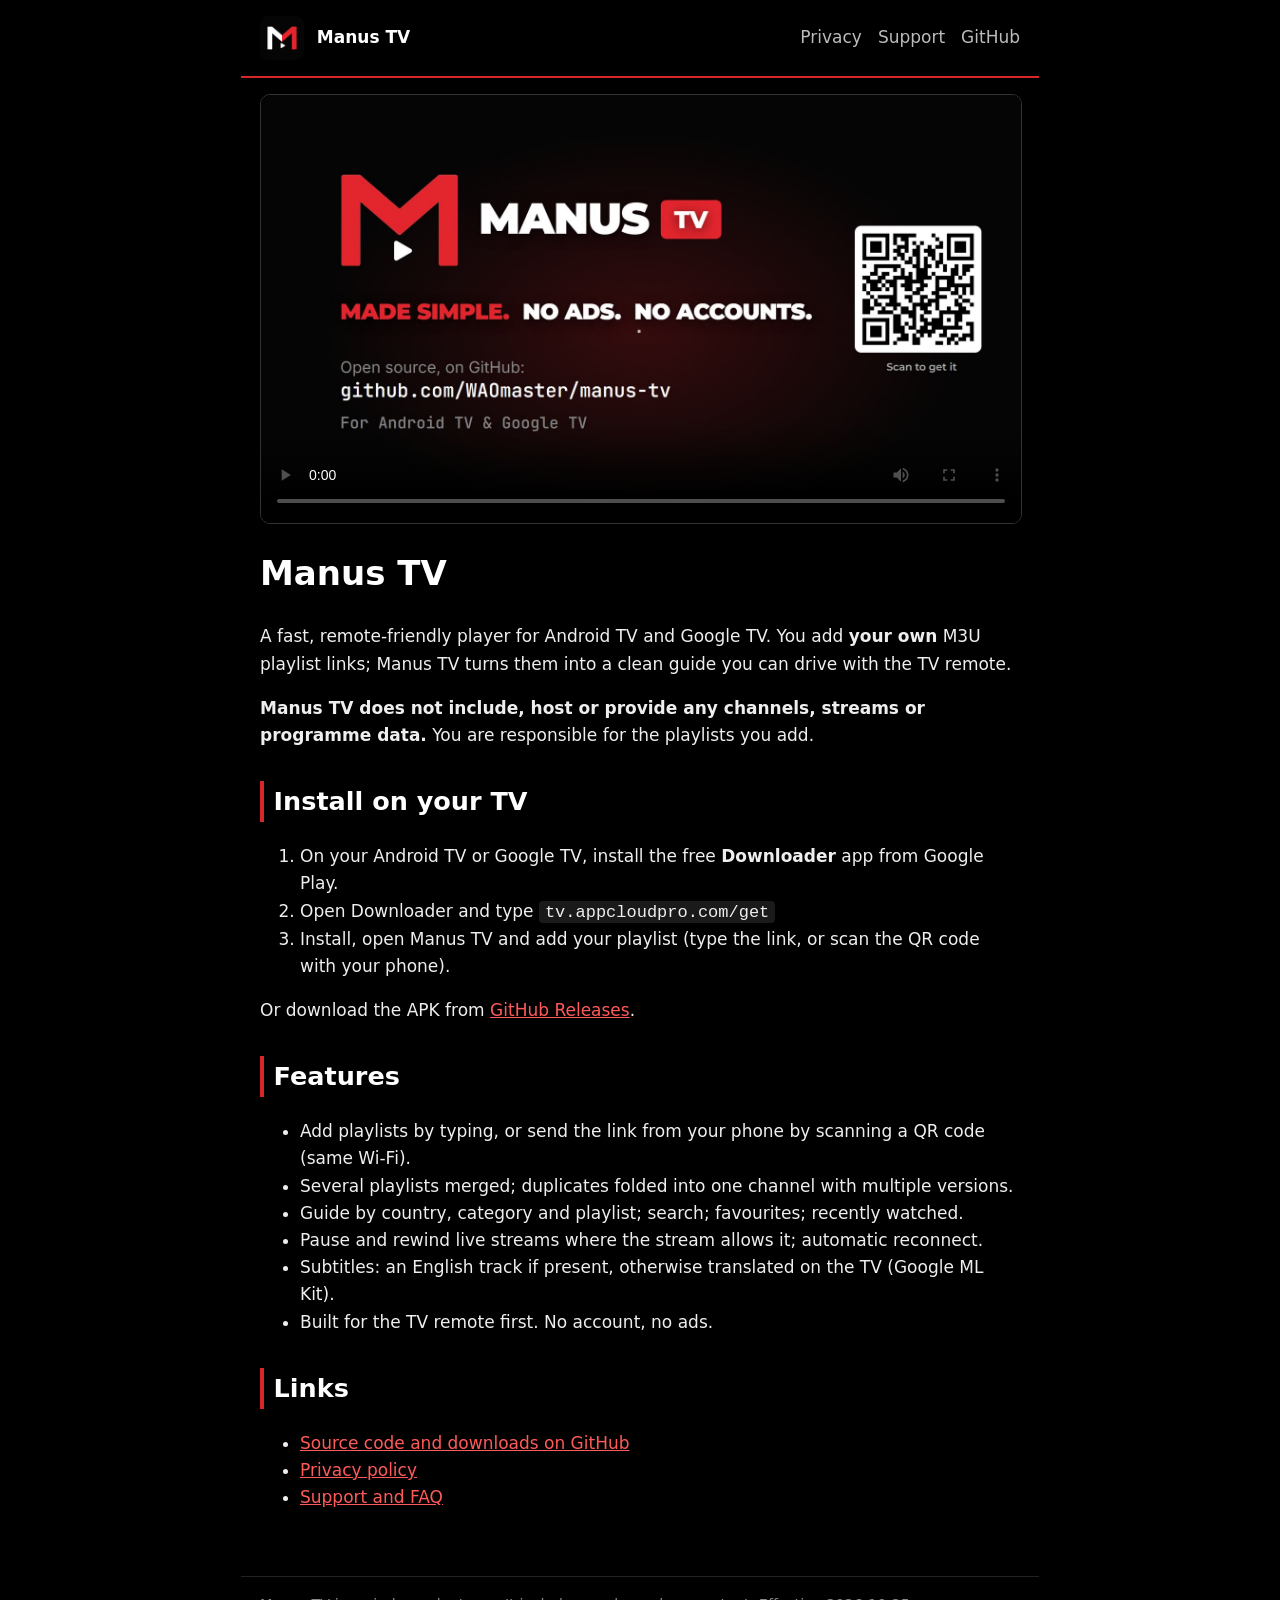
<file: site/index.html>
<!doctype html>
<html lang="en"><head><meta charset="utf-8"><meta name="viewport" content="width=device-width,initial-scale=1">
<title>Manus TV - an Android TV player for your own playlists</title><link rel="icon" href="icon.png"><link rel="stylesheet" href="style.css"></head>
<body><header><img src="icon.png" alt=""><a href="index.html">Manus TV</a>
<nav><a href="privacy.html">Privacy</a><a href="support.html">Support</a><a href="https://github.com/WAOmaster/manus-tv">GitHub</a></nav></header>
<main>
<div class="hero"><video controls playsinline preload="metadata" poster="media/promo-poster.jpg" aria-label="Manus TV promo video: features and how to install">
<source src="media/manus-tv-promo.mp4" type="video/mp4"></video></div>
<h1>Manus TV</h1>
<p>A fast, remote-friendly player for Android TV and Google TV. You add <strong>your own</strong> M3U playlist links; Manus TV turns them into a clean guide you can drive with the TV remote.</p>
<p><strong>Manus TV does not include, host or provide any channels, streams or programme data.</strong> You are responsible for the playlists you add.</p>
<h2>Install on your TV</h2>
<ol>
<li>On your Android TV or Google TV, install the free <strong>Downloader</strong> app from Google Play.</li>
<li>Open Downloader and type <code>tv.appcloudpro.com/get</code></li>
<li>Install, open Manus TV and add your playlist (type the link, or scan the QR code with your phone).</li>
</ol>
<p>Or download the APK from <a href="https://github.com/WAOmaster/manus-tv/releases/latest">GitHub Releases</a>.</p>
<h2>Features</h2>
<ul>
<li>Add playlists by typing, or send the link from your phone by scanning a QR code (same Wi-Fi).</li>
<li>Several playlists merged; duplicates folded into one channel with multiple versions.</li>
<li>Guide by country, category and playlist; search; favourites; recently watched.</li>
<li>Pause and rewind live streams where the stream allows it; automatic reconnect.</li>
<li>Subtitles: an English track if present, otherwise translated on the TV (Google ML Kit).</li>
<li>Built for the TV remote first. No account, no ads.</li>
</ul>
<h2>Links</h2>
<ul>
<li><a href="https://github.com/WAOmaster/manus-tv">Source code and downloads on GitHub</a></li>
<li><a href="privacy.html">Privacy policy</a></li>
<li><a href="support.html">Support and FAQ</a></li>
</ul>
</main><footer>Manus TV is an independent app. It includes no channels or content. Effective 2026-10-25.</footer></body></html>
</file>
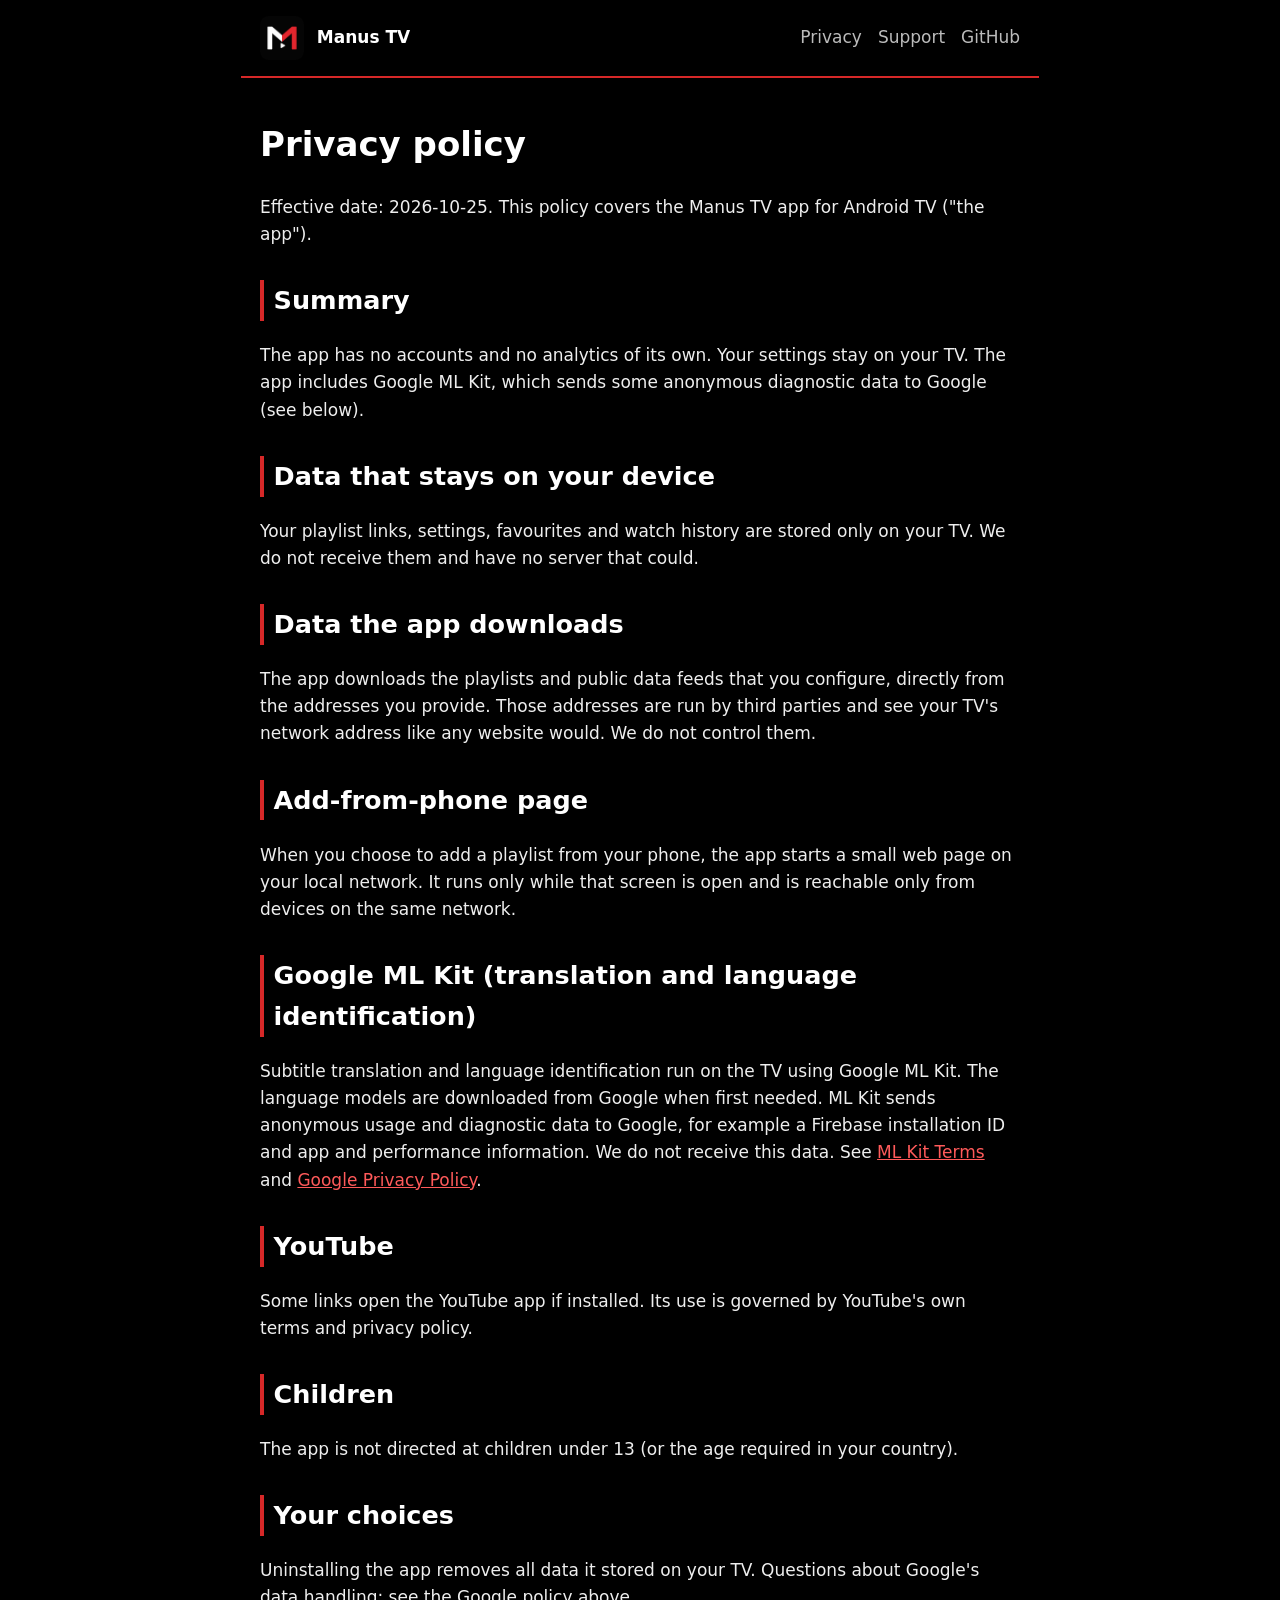
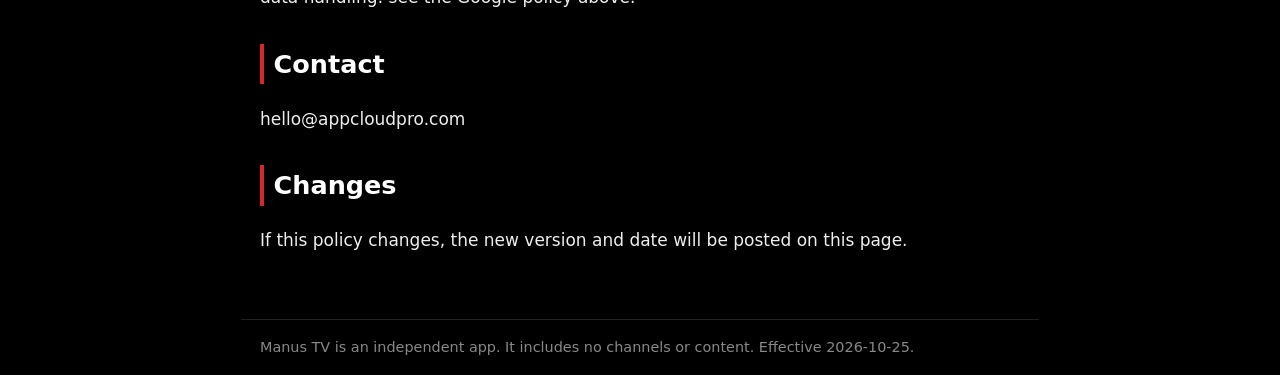
<file: site/privacy.html>
<!doctype html>
<html lang="en"><head><meta charset="utf-8"><meta name="viewport" content="width=device-width,initial-scale=1">
<title>Manus TV - Privacy policy</title><link rel="icon" href="icon.png"><link rel="stylesheet" href="style.css"></head>
<body><header><img src="icon.png" alt=""><a href="index.html">Manus TV</a>
<nav><a href="privacy.html">Privacy</a><a href="support.html">Support</a><a href="https://github.com/WAOmaster/manus-tv">GitHub</a></nav></header>
<main>
<h1>Privacy policy</h1>
<p>Effective date: 2026-10-25. This policy covers the Manus TV app for Android TV ("the app").</p>
<h2>Summary</h2>
<p>The app has no accounts and no analytics of its own. Your settings stay on your TV. The app includes Google ML Kit, which sends some anonymous diagnostic data to Google (see below).</p>
<h2>Data that stays on your device</h2>
<p>Your playlist links, settings, favourites and watch history are stored only on your TV. We do not receive them and have no server that could.</p>
<h2>Data the app downloads</h2>
<p>The app downloads the playlists and public data feeds that you configure, directly from the addresses you provide. Those addresses are run by third parties and see your TV's network address like any website would. We do not control them.</p>
<h2>Add-from-phone page</h2>
<p>When you choose to add a playlist from your phone, the app starts a small web page on your local network. It runs only while that screen is open and is reachable only from devices on the same network.</p>
<h2>Google ML Kit (translation and language identification)</h2>
<p>Subtitle translation and language identification run on the TV using Google ML Kit. The language models are downloaded from Google when first needed. ML Kit sends anonymous usage and diagnostic data to Google, for example a Firebase installation ID and app and performance information. We do not receive this data. See <a href="https://developers.google.com/ml-kit/terms">ML Kit Terms</a> and <a href="https://policies.google.com/privacy">Google Privacy Policy</a>.</p>
<h2>YouTube</h2>
<p>Some links open the YouTube app if installed. Its use is governed by YouTube's own terms and privacy policy.</p>
<h2>Children</h2>
<p>The app is not directed at children under 13 (or the age required in your country).</p>
<h2>Your choices</h2>
<p>Uninstalling the app removes all data it stored on your TV. Questions about Google's data handling: see the Google policy above.</p>
<h2>Contact</h2>
<p>hello@appcloudpro.com</p>
<h2>Changes</h2>
<p>If this policy changes, the new version and date will be posted on this page.</p>
</main><footer>Manus TV is an independent app. It includes no channels or content. Effective 2026-10-25.</footer></body></html>
</file>
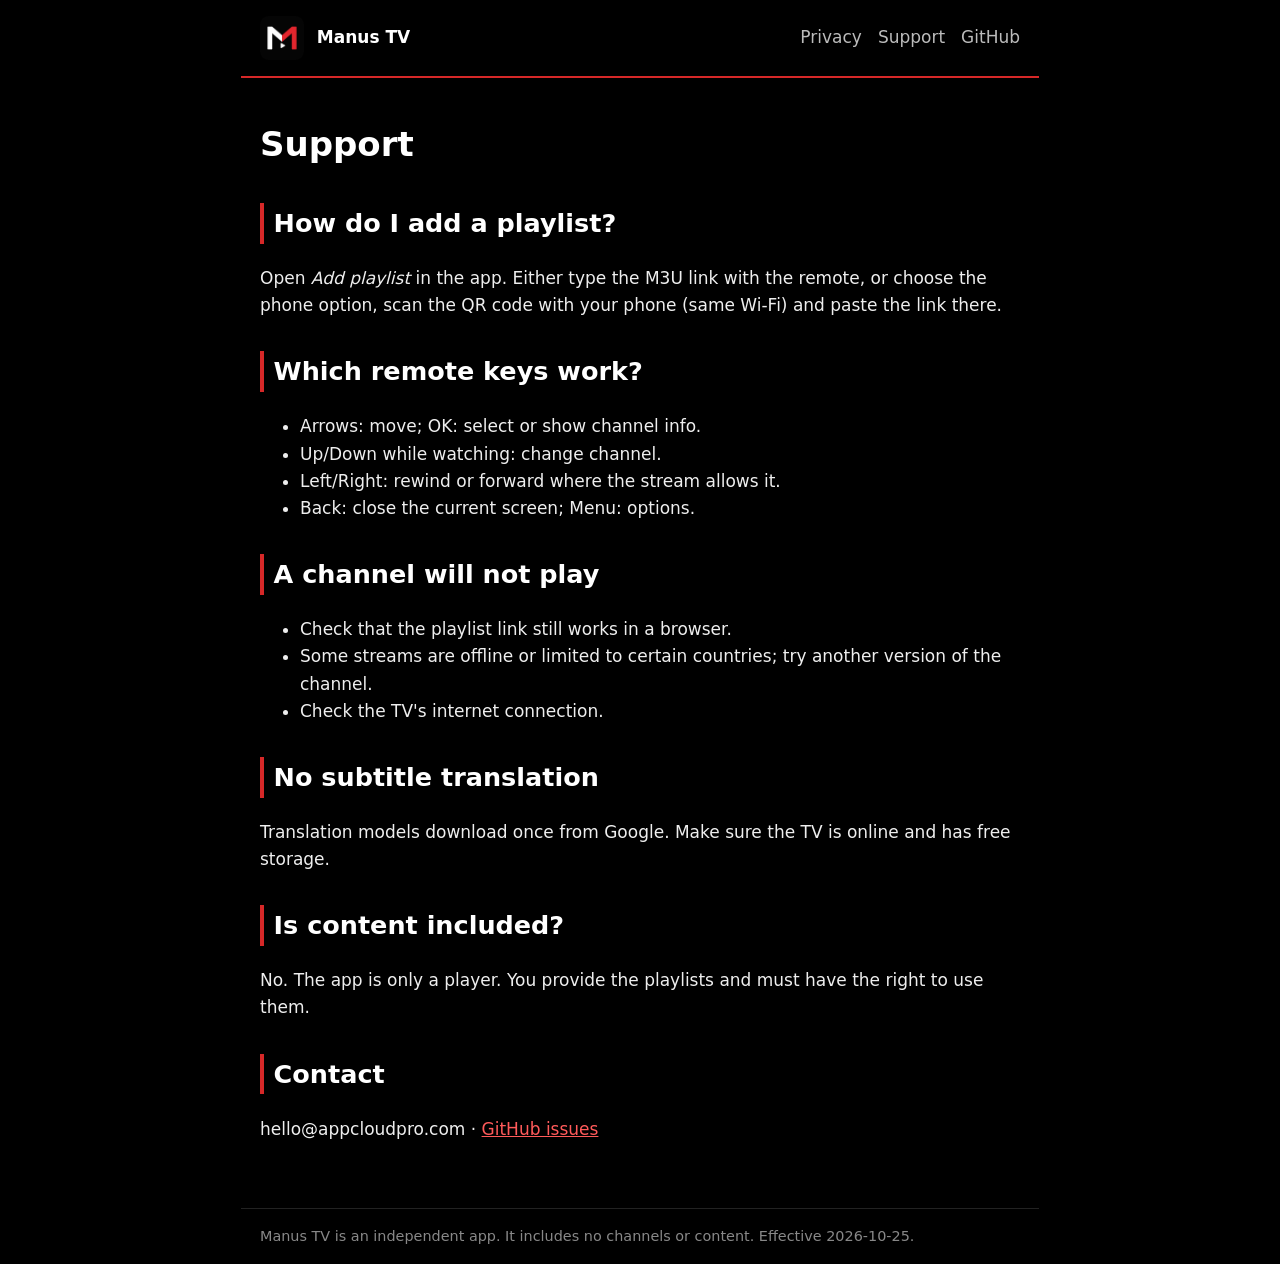
<file: site/support.html>
<!doctype html>
<html lang="en"><head><meta charset="utf-8"><meta name="viewport" content="width=device-width,initial-scale=1">
<title>Manus TV - Support</title><link rel="icon" href="icon.png"><link rel="stylesheet" href="style.css"></head>
<body><header><img src="icon.png" alt=""><a href="index.html">Manus TV</a>
<nav><a href="privacy.html">Privacy</a><a href="support.html">Support</a><a href="https://github.com/WAOmaster/manus-tv">GitHub</a></nav></header>
<main>
<h1>Support</h1>
<h2>How do I add a playlist?</h2>
<p>Open <em>Add playlist</em> in the app. Either type the M3U link with the remote, or choose the phone option, scan the QR code with your phone (same Wi-Fi) and paste the link there.</p>
<h2>Which remote keys work?</h2>
<ul><li>Arrows: move; OK: select or show channel info.</li><li>Up/Down while watching: change channel.</li><li>Left/Right: rewind or forward where the stream allows it.</li><li>Back: close the current screen; Menu: options.</li></ul>
<h2>A channel will not play</h2>
<ul><li>Check that the playlist link still works in a browser.</li><li>Some streams are offline or limited to certain countries; try another version of the channel.</li><li>Check the TV's internet connection.</li></ul>
<h2>No subtitle translation</h2>
<p>Translation models download once from Google. Make sure the TV is online and has free storage.</p>
<h2>Is content included?</h2>
<p>No. The app is only a player. You provide the playlists and must have the right to use them.</p>
<h2>Contact</h2>
<p>hello@appcloudpro.com &middot; <a href="https://github.com/WAOmaster/manus-tv/issues">GitHub issues</a></p>
</main><footer>Manus TV is an independent app. It includes no channels or content. Effective 2026-10-25.</footer></body></html>
</file>
<file: site/style.css>
:root{color-scheme:dark}
body{margin:0;background:#000;color:#eee;font:17px/1.6 system-ui,Segoe UI,Roboto,sans-serif}
header,main,footer{max-width:760px;margin:0 auto;padding:1rem 1.2rem}
header{display:flex;align-items:center;gap:.8rem;border-bottom:2px solid #d62828}
header img{width:44px;height:44px;border-radius:8px}
header a{color:#fff;text-decoration:none;font-weight:700}
nav{margin-left:auto;display:flex;gap:1rem}
nav a{font-weight:400;color:#bbb}
h1,h2{color:#fff}h2{border-left:4px solid #d62828;padding-left:.6rem;margin-top:2rem}
a{color:#ff5a5a}a:focus,a:hover{color:#fff}
.hero img,.hero video{display:block;width:100%;max-width:100%;border-radius:10px;border:1px solid #333;background:#000}
footer{color:#888;font-size:.9rem;border-top:1px solid #222;margin-top:2rem}
code{background:#1a1a1a;padding:.1em .35em;border-radius:4px}
</file>
